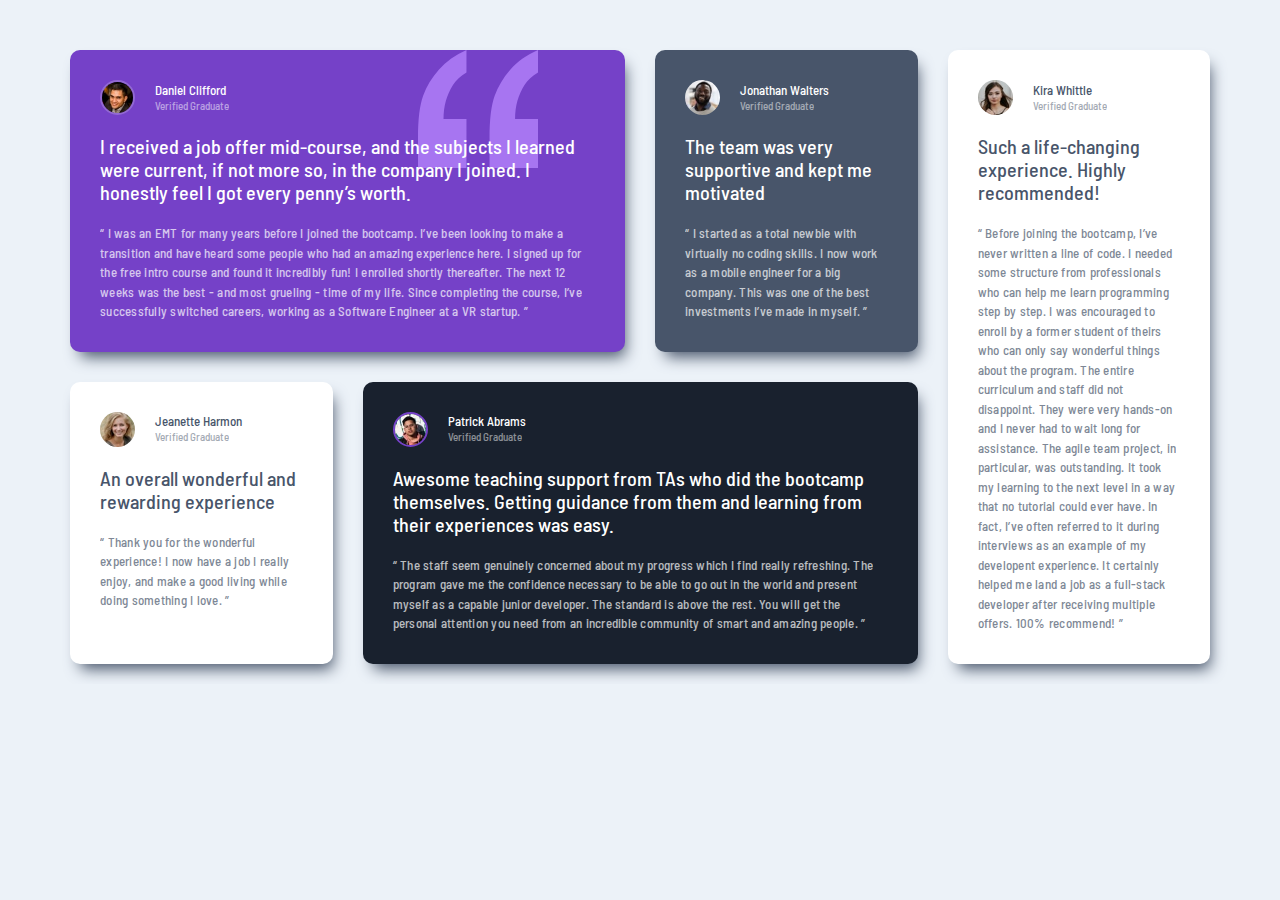
<file: index.html>
<!DOCTYPE html>
<html lang="en">
    <head>
        <meta charset="UTF-8" />
        <meta name="viewport" content="width=device-width, initial-scale=1.0" />
        <link rel="preconnect" href="https://fonts.googleapis.com" />
        <link rel="preconnect" href="https://fonts.gstatic.com" crossorigin />
        <link href="https://fonts.googleapis.com/css2?family=Barlow+Semi+Condensed:wght@500;600&display=swap" rel="stylesheet" />
        <link rel="stylesheet" href="/css/normalize.css" />
        <link rel="stylesheet" href="/css/style.css" />
        <link rel="icon" type="image/png" sizes="32x32" href="./images/favicon-32x32.png" />

        <title>Testimonials</title>
    </head>
    <body>
        
            <article class="container card-block grid grid--2x4">
                <section class="card card--violet quotation-mark">
                    <div class="media">
                        <img src="/images/image-daniel.jpg" alt="An image of Daniel Clifford" class="media__image" />
                        <div class="media__body">
                            <h2 class="media__title">Daniel Clifford</h2>
                            <p class="media__text">Verified Graduate</p>
                        </div>
                    </div>
                    <h3 class="key-phrase">
                        I received a job offer mid-course, and the subjects I learned were current, if not more so, in the company I joined. I honestly
                        feel I got every penny’s worth.
                    </h3>
                    <blockquote class="testimonial">
                        I was an EMT for many years before I joined the bootcamp. I’ve been looking to make a transition and have heard some people who
                        had an amazing experience here. I signed up for the free intro course and found it incredibly fun! I enrolled shortly thereafter.
                        The next 12 weeks was the best - and most grueling - time of my life. Since completing the course, I’ve successfully switched
                        careers, working as a Software Engineer at a VR startup.
                    </blockquote>
                </section>
                <section class="card card--dark-gray">
                    <div class="media">
                        <img src="/images/image-jonathan.jpg" alt="An image of Jonathan Walters" class="media__image" />
                        <div class="media__body">
                            <h2 class="media__title">Jonathan Walters</h2>
                            <p class="media__text">Verified Graduate</p>
                        </div>
                    </div>
                    <h3 class="key-phrase">The team was very supportive and kept me motivated</h3>
                    <blockquote class="testimonial">
                        I started as a total newbie with virtually no coding skills. I now work as a mobile engineer for a big company. This was one of
                        the best investments I’ve made in myself.
                    </blockquote>
                </section>
                <section class="card card--white">
                    <div class="media">
                        <img src="/images/image-jeanette.jpg" alt="An image of Jeanette Harmon" class="media__image" />
                        <div class="media__body">
                            <h2 class="media__title">Jeanette Harmon</h2>
                            <p class="media__text">Verified Graduate</p>
                        </div>
                    </div>
                    <h3 class="key-phrase">An overall wonderful and rewarding experience</h3>
                    <blockquote class="testimonial">
                        Thank you for the wonderful experience! I now have a job I really enjoy, and make a good living while doing something I love.
                    </blockquote>
                </section>
                <section class="card card--dark-blue">
                    <div class="media">
                        <img src="/images/image-patrick.jpg" alt="An image of Patrick Adams" class="media__image" />
                        <div class="media__body">
                            <h2 class="media__title">Patrick Abrams</h2>
                            <p class="media__text">Verified Graduate</p>
                        </div>
                    </div>
                    <h3 class="key-phrase">
                        Awesome teaching support from TAs who did the bootcamp themselves. Getting guidance from them and learning from their experiences
                        was easy.
                    </h3>
                    <blockquote class="testimonial">
                        The staff seem genuinely concerned about my progress which I find really refreshing. The program gave me the confidence necessary
                        to be able to go out in the world and present myself as a capable junior developer. The standard is above the rest. You will get
                        the personal attention you need from an incredible community of smart and amazing people.
                    </blockquote>
                </section>
                <section class="card card--white">
                    <div class="media">
                        <img src="/images/image-kira.jpg" alt="An image of Kira Whittle" class="media__image" />
                        <div class="media__body">
                            <h2 class="media__title">Kira Whittle</h2>
                            <p class="media__text">Verified Graduate</p>
                        </div>
                    </div>
                    <h3 class="key-phrase">Such a life-changing experience. Highly recommended!</h3>
                    <blockquote class="testimonial">
                        Before joining the bootcamp, I’ve never written a line of code. I needed some structure from professionals who can help me learn
                        programming step by step. I was encouraged to enroll by a former student of theirs who can only say wonderful things about the
                        program. The entire curriculum and staff did not disappoint. They were very hands-on and I never had to wait long for assistance.
                        The agile team project, in particular, was outstanding. It took my learning to the next level in a way that no tutorial could ever
                        have. In fact, I’ve often referred to it during interviews as an example of my developent experience. It certainly helped me land
                        a job as a full-stack developer after receiving multiple offers. 100% recommend!
                    </blockquote>
                </section>
            </article>
        </div>
    </body>
</html>
</file>
<file: css/style.css>
:root {
    --color-violet: hsl(263, 55%, 52%);
    --color-dark-gray: hsl(217, 19%, 35%);
    --color-light-gray: hsl(0, 0%, 81%);
    --color-dark-blue: hsl(219, 29%, 14%);
    --color-background: hsl(210, 46%, 95%);
    --color-white: hsl(0, 0%, 100%);
}

*,
*::after,
*::before {
    box-sizing: border-box;
    margin: 0;
}

.container {
    width: 85%;
    max-width: 375px;
    margin: 2rem auto;
}

@media screen and (min-width: 1140px) {
    .container {
        width: 90%;
        max-width: 1140px;
    }
}

/* ************ */
/* TYPOGRAPHY */
/* ************ */

html,
body {
    overflow-x: hidden;
}

html {
    font-size: 62.5%;
}

body {
    font-family: 'Barlow Semi Condensed', sans-serif;
    font-weight: 500;
    font-size: 1.3rem;
    width: 100vw;
    margin: 3rem auto;
    background: var(--color-background);
    display: flex;
    justify-content: center;
    align-items: center;
}

h1,
h2,
h3,
h4,
h5,
h6 {
    font-family: 'Barlow Semi Condensed', sans-serif;
}

h1,
h2 {
    font-size: 1.3rem;
    font-weight: 500;
}
h3 {
    font-size: 2rem;
    font-weight: 500;
}

@media screen and (min-width: 1140px) {
}

/* ************ */
/* MEDIA */
/* ************ */
.media {
    margin-bottom: 2rem;
    display: flex;
    align-items: center;
}

.media__image {
    width: 35px;
    height: 35px;
    border-radius: 50%;
}

.media__body {
    margin: 0 2rem;
}

.media__text {
    font-size: 1.1rem;
    margin-top: 0.2rem;
    opacity: 0.5;
}

/* ************ */
/* CARD */
/* ************ */
.card {
    padding: 3rem;
    border-radius: 10px;
    box-shadow: 5px 10px 15px -5px var(--color-dark-gray);
}

.quotation-mark {
    background: url('../images/bg-pattern-quotation.svg');
    background-repeat: no-repeat;
    background-position: 90% 0;
    background-size: 100px 110px;
}

.card--dark-gray {
    background: var(--color-dark-gray);
    color: var(--color-white);
}
.card--dark-blue {
    background: var(--color-dark-blue);
    color: var(--color-white);
}

.card--violet {
    background-color: var(--color-violet);
    color: var(--color-white);
}

.card--white {
    background: var(--color-white);
    color: var(--color-dark-gray);
}

.card--violet .media__image {
    border: 2px solid hsl(263, 55%, 62%);
}
.card--dark-blue .media__image {
    border: 2px solid var(--color-violet);
}

@media screen and (min-width: 1140px) {
    .quotation-mark {
        background-position: 80% 0;
        background-size: 120px;
    }
}

/* ************ */
/* TESTIMONIAL */
/* ************ */
.key-phrase {
    margin-bottom: 2rem;
}

.testimonial {
    opacity: 0.7;
    line-height: 1.5;
    letter-spacing: 0.25px;
}
.testimonial::before {
    content: open-quote;
}
.testimonial::after {
    content: close-quote;
}

/* ************ */
/* CARD BLOCK */
/* ************ */

@media screen and (min-width: 1140px) {
    .card-block .card:nth-of-type(1) {
        grid-area: 1 / 1 / 2 / 3;
    }

    .card-block .card:nth-of-type(2) {
        grid-area: 1 / 3 / 2 / 4;
    }

    .card-block .card:nth-of-type(3) {
        grid-area: 2 / 1 / 3 / 2;
    }

    .card-block .card:nth-of-type(4) {
        grid-area: 2 / 2 / 3 / 4;
    }

    .card-block .card:nth-of-type(5) {
        grid-area: 1 / 4 / 3 / 5;
    }
}

/* ************ */
/* GRID */
/* ************ */
.grid {
    display: grid;
    grid-template-rows: repeat(auto-fit, 1fr);
    gap: 2rem;
}

@media screen and (min-width: 1140px) {
    .grid--2x4 {
        grid-template-columns: repeat(4, 1fr);
        grid-template-rows: repeat(auto-fit, 1fr);
        gap: 3rem;
    }
}
</file>
